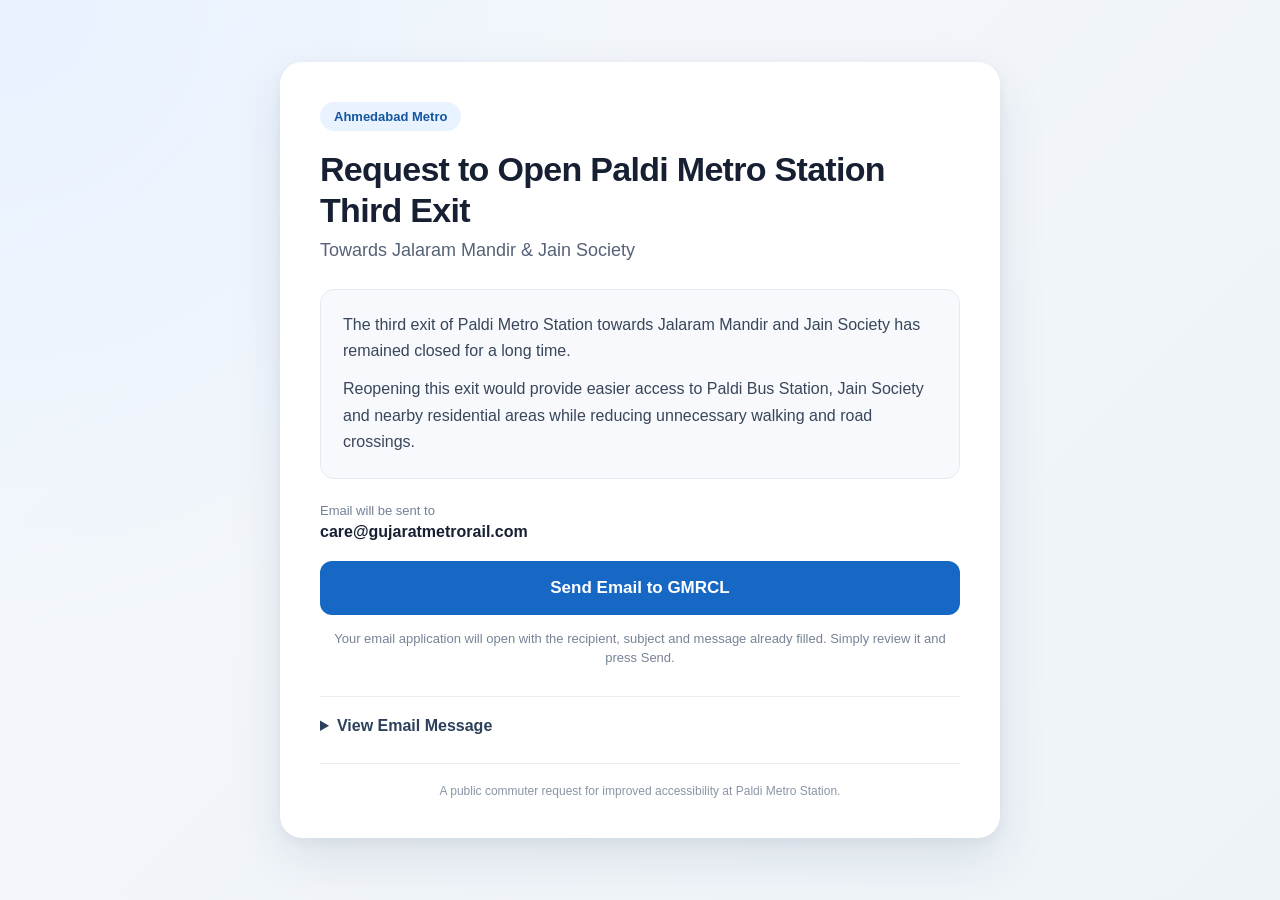
<file: index.html>
<!DOCTYPE html>
<html lang="en">
<head>
  <meta charset="UTF-8" />
  <meta name="viewport" content="width=device-width, initial-scale=1.0" />

  <title>Request to Open Paldi Metro Station Third Exit</title>

  <meta
    name="description"
    content="Send a request to GMRCL to make the third exit of Paldi Metro Station towards Jalaram Mandir and Jain Society operational."
  />

  <meta property="og:title" content="Request to Open Paldi Metro Station Third Exit" />
  <meta
    property="og:description"
    content="Support the request to reopen the Paldi Metro Station exit towards Jalaram Mandir and Jain Society."
  />
  <meta property="og:type" content="website" />

  <link rel="stylesheet" href="styles.css" />
</head>

<body>
  <main class="container">
    <section class="card">
      <div class="badge">Ahmedabad Metro</div>

      <h1>
        Request to Open Paldi Metro Station Third Exit
      </h1>

      <p class="subtitle">
        Towards Jalaram Mandir & Jain Society
      </p>

      <div class="info-box">
        <p>
          The third exit of Paldi Metro Station towards Jalaram Mandir and
          Jain Society has remained closed for a long time.
        </p>

        <p>
          Reopening this exit would provide easier access to Paldi Bus Station,
          Jain Society and nearby residential areas while reducing unnecessary
          walking and road crossings.
        </p>
      </div>

      <div class="email-info">
        <span>Email will be sent to</span>
        <strong>care@gujaratmetrorail.com</strong>
      </div>

      <button id="sendEmailBtn" class="primary-btn">
        Send Email to GMRCL
      </button>

      <p class="helper-text">
        Your email application will open with the recipient, subject and
        message already filled. Simply review it and press Send.
      </p>

      <details class="preview">
        <summary>View Email Message</summary>

        <div class="message-preview">
          <pre id="messagePreview"></pre>
        </div>
      </details>

      <div class="footer">
        A public commuter request for improved accessibility at Paldi Metro Station.
      </div>
    </section>
  </main>

  <script src="script.js"></script>
</body>
</html>
</file>
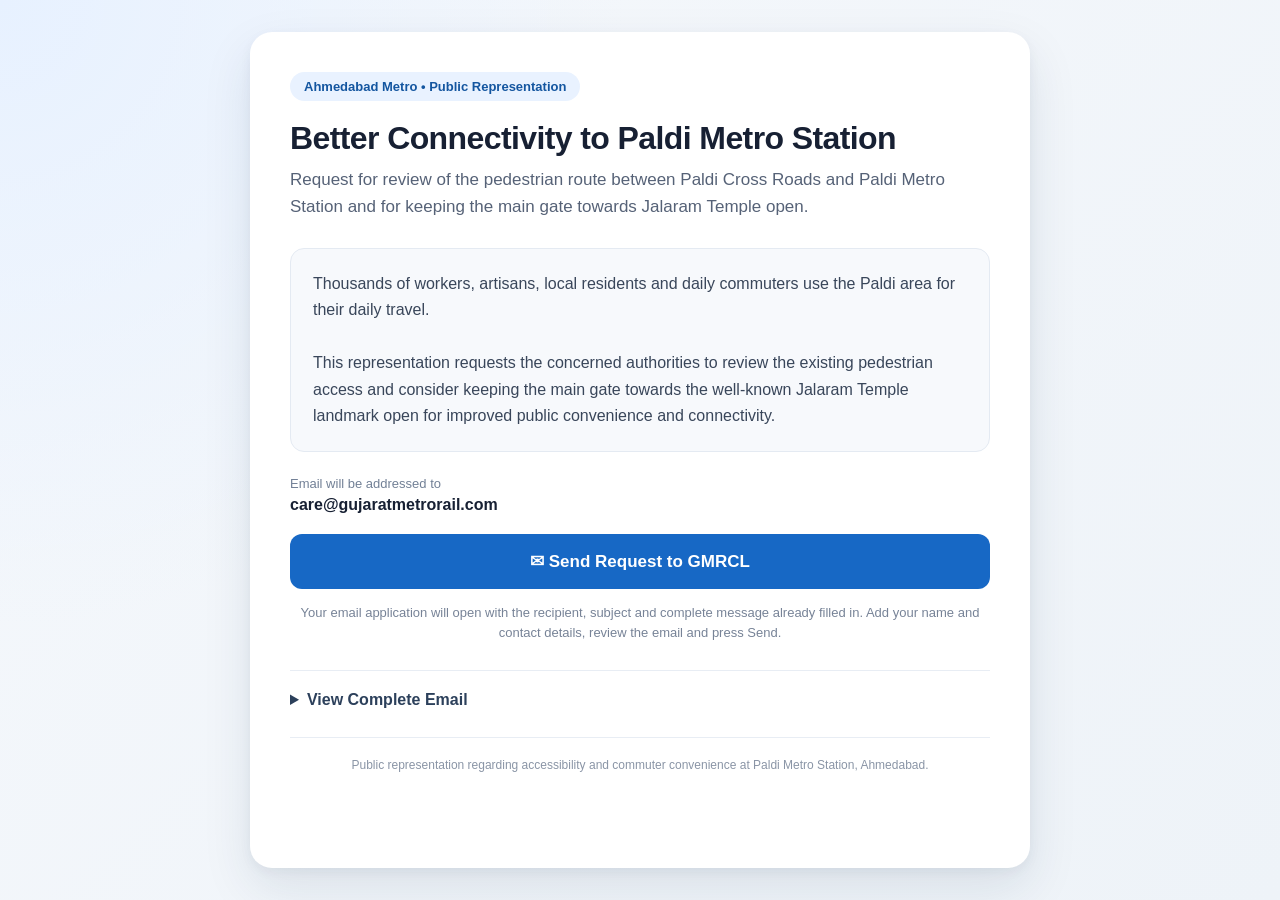
<file: mail2.html>
<!DOCTYPE html>
<html lang="en">
<head>
  <meta charset="UTF-8" />
  <meta name="viewport" content="width=device-width, initial-scale=1.0" />

  <title>Paldi Metro – Public Convenience Request</title>

  <meta
    name="description"
    content="Request to review the pedestrian route between Paldi Cross Roads and Paldi Metro Station and keep the main gate towards Jalaram Temple open."
  />

  <meta property="og:title" content="Paldi Metro – Public Convenience Request" />
  <meta
    property="og:description"
    content="Support the request for better pedestrian connectivity between Paldi Cross Roads and Paldi Metro Station."
  />
  <meta property="og:type" content="website" />

  <style>
    * {
      box-sizing: border-box;
      margin: 0;
      padding: 0;
    }

    body {
      font-family: Inter, -apple-system, BlinkMacSystemFont, "Segoe UI",
        Roboto, Arial, sans-serif;
      background:
        radial-gradient(circle at top left, #e7f1ff, transparent 40%),
        linear-gradient(135deg, #f5f8fc, #eef3f8);
      min-height: 100vh;
      color: #172033;
    }

    .container {
      min-height: 100vh;
      display: flex;
      justify-content: center;
      padding: 32px 16px;
    }

    .card {
      width: 100%;
      max-width: 780px;
      background: #fff;
      border-radius: 22px;
      padding: 40px;
      box-shadow:
        0 20px 50px rgba(20, 45, 80, 0.1),
        0 4px 12px rgba(20, 45, 80, 0.05);
    }

    .badge {
      display: inline-flex;
      padding: 7px 14px;
      border-radius: 100px;
      background: #e9f2ff;
      color: #1456a0;
      font-size: 13px;
      font-weight: 700;
      margin-bottom: 18px;
    }

    h1 {
      font-size: 32px;
      line-height: 1.2;
      margin-bottom: 10px;
      letter-spacing: -0.6px;
    }

    .subtitle {
      font-size: 17px;
      color: #566277;
      line-height: 1.55;
      margin-bottom: 28px;
    }

    .info-box {
      background: #f7f9fc;
      border: 1px solid #e4eaf2;
      border-radius: 14px;
      padding: 22px;
      margin-bottom: 24px;
      line-height: 1.65;
      color: #39465a;
    }

    .email-info {
      display: flex;
      flex-direction: column;
      gap: 5px;
      margin-bottom: 20px;
    }

    .email-info span {
      font-size: 13px;
      color: #728096;
    }

    .email-info strong {
      font-size: 16px;
    }

    .primary-btn {
      width: 100%;
      border: none;
      border-radius: 12px;
      padding: 17px 20px;
      font-size: 17px;
      font-weight: 700;
      cursor: pointer;
      background: #1768c5;
      color: #fff;
      transition: 0.15s ease;
    }

    .primary-btn:hover {
      background: #1158aa;
      transform: translateY(-1px);
      box-shadow: 0 8px 20px rgba(23, 104, 197, 0.25);
    }

    .helper-text {
      margin-top: 14px;
      font-size: 13px;
      line-height: 1.5;
      color: #778397;
      text-align: center;
    }

    details {
      margin-top: 28px;
      border-top: 1px solid #e8edf4;
      padding-top: 20px;
    }

    summary {
      cursor: pointer;
      font-weight: 600;
      color: #2c405b;
    }

    .message-preview {
      margin-top: 16px;
      background: #f7f9fc;
      border-radius: 12px;
      padding: 18px;
      max-height: 500px;
      overflow: auto;
    }

    pre {
      white-space: pre-wrap;
      word-wrap: break-word;
      font-family: inherit;
      font-size: 14px;
      line-height: 1.6;
      color: #3f4a5d;
    }

    .footer {
      margin-top: 28px;
      padding-top: 20px;
      border-top: 1px solid #e8edf4;
      text-align: center;
      color: #8a95a6;
      font-size: 12px;
    }

    @media (max-width: 600px) {
      .container {
        padding: 18px 12px;
      }

      .card {
        padding: 26px 20px;
        border-radius: 18px;
      }

      h1 {
        font-size: 26px;
      }
    }
  </style>
</head>

<body>
  <main class="container">
    <section class="card">

      <div class="badge">Ahmedabad Metro • Public Representation</div>

      <h1>Better Connectivity to Paldi Metro Station</h1>

      <p class="subtitle">
        Request for review of the pedestrian route between Paldi Cross Roads
        and Paldi Metro Station and for keeping the main gate towards
        Jalaram Temple open.
      </p>

      <div class="info-box">
        Thousands of workers, artisans, local residents and daily commuters
        use the Paldi area for their daily travel.

        <br /><br />

        This representation requests the concerned authorities to review the
        existing pedestrian access and consider keeping the main gate towards
        the well-known Jalaram Temple landmark open for improved public
        convenience and connectivity.
      </div>

      <div class="email-info">
        <span>Email will be addressed to</span>
        <strong>care@gujaratmetrorail.com</strong>
      </div>

      <button id="sendEmailBtn" class="primary-btn">
        ✉ Send Request to GMRCL
      </button>

      <p class="helper-text">
        Your email application will open with the recipient, subject and
        complete message already filled in. Add your name and contact details,
        review the email and press Send.
      </p>

      <details>
        <summary>View Complete Email</summary>

        <div class="message-preview">
          <pre id="messagePreview"></pre>
        </div>
      </details>

      <div class="footer">
        Public representation regarding accessibility and commuter convenience
        at Paldi Metro Station, Ahmedabad.
      </div>

    </section>
  </main>

  <script>
    const recipient = "care@gujaratmetrorail.com";

    const subject =
      "Request for Review of the Pedestrian Route between Paldi Cross Roads and Paldi Metro Station and for Keeping the Main Gate towards Jalaram Temple Open";

    const body = `Respected Sir/Madam,

I am writing this message on behalf of the local residents of the Paldi area, as well as thousands of workers, artisans and daily commuters, to bring an extremely important public-convenience issue to your attention.

At present, a large number of workers, artisans and commuters arrive at Paldi Cross Roads by ST and private buses from different parts of Ahmedabad.

This section of commuters has to take a long and confusing route to reach Paldi Metro Station from Paldi Cross Roads. They have to travel via the Kochrab Ashram road, pass through the lane near Boni Travels, cross several residential buildings and internal roads, and then reach the Metro Station located at the far end of the society. They face the same inconvenience while returning.

In addition, when passengers get down near the Jain Society gate, rickshaw drivers face considerable difficulty in locating the exact destination. Since there are numerous internal lanes within the society, passengers often lose their way, resulting in unnecessary delays and loss of valuable time in reaching Paldi Cross Roads.

Our Humble Suggestions and Representation:

1. Jalaram Temple – A Well-Known Landmark:

Jalaram Temple is a prominent and well-known landmark in this area. Any rickshaw driver or person unfamiliar with the area can easily identify the location when told "Jalaram Temple", enabling passengers to reach and get down at the proper location.

2. Request to Keep the Main Gate Open:

Considering the large number of commuters and the importance of this well-known landmark, we respectfully request that the main gate towards Jalaram Temple be kept open.

At present, commuters are required to depend on an internal society gate and complicated internal routes, which creates unnecessary difficulty for the general public and rickshaw drivers.

The decision to prioritize an internal society gate instead of a well-known public landmark has raised questions among local residents and commuters about whether there are any specific administrative or other considerations behind the present arrangement. We respectfully request that the authorities examine this matter objectively and consider the actual ground reality and public convenience.

HUMBLE REQUEST:

For the convenience of thousands of workers, artisans and daily commuters, we respectfully request that the confusing internal routes be avoided and that the main gate towards Jalaram Temple be kept open on a permanent basis, subject to applicable safety and administrative requirements.

This will provide people with direct connectivity, make it easier for rickshaw drivers and commuters to locate the destination, save valuable time and help reduce unnecessary traffic movement caused by searching for the correct route.

We sincerely hope that you will arrange an early inspection of the site and take an appropriate decision in the public interest.

Thank you.

Yours faithfully,

Name: ________
Mobile Number: ________
Area: Paldi, Ahmedabad`;

    const button = document.getElementById("sendEmailBtn");
    const preview = document.getElementById("messagePreview");

    preview.textContent =
      `To: ${recipient}\n\nSubject: ${subject}\n\n${body}`;

    button.addEventListener("click", () => {
      const mailtoUrl =
        `mailto:${recipient}` +
        `?subject=${encodeURIComponent(subject)}` +
        `&body=${encodeURIComponent(body)}`;

      window.location.href = mailtoUrl;
    });
  </script>
</body>
</html>
</file>
<file: styles.css>
* {
  box-sizing: border-box;
  margin: 0;
  padding: 0;
}

body {
  font-family:
    Inter,
    -apple-system,
    BlinkMacSystemFont,
    "Segoe UI",
    Roboto,
    Arial,
    sans-serif;

  background:
    radial-gradient(circle at top left, #e7f1ff, transparent 40%),
    linear-gradient(135deg, #f5f8fc, #eef3f8);

  min-height: 100vh;
  color: #172033;
}

.container {
  min-height: 100vh;
  display: flex;
  align-items: center;
  justify-content: center;
  padding: 32px 16px;
}

.card {
  width: 100%;
  max-width: 720px;
  background: #ffffff;
  border-radius: 22px;
  padding: 40px;
  box-shadow:
    0 20px 50px rgba(20, 45, 80, 0.1),
    0 4px 12px rgba(20, 45, 80, 0.05);
}

.badge {
  display: inline-flex;
  padding: 7px 14px;
  border-radius: 100px;
  background: #e9f2ff;
  color: #1456a0;
  font-size: 13px;
  font-weight: 700;
  margin-bottom: 18px;
}

h1 {
  font-size: 34px;
  line-height: 1.18;
  margin-bottom: 10px;
  letter-spacing: -0.7px;
}

.subtitle {
  font-size: 18px;
  color: #566277;
  margin-bottom: 28px;
}

.info-box {
  background: #f7f9fc;
  border: 1px solid #e4eaf2;
  border-radius: 14px;
  padding: 22px;
  margin-bottom: 24px;
  line-height: 1.65;
  color: #39465a;
}

.info-box p + p {
  margin-top: 12px;
}

.email-info {
  display: flex;
  flex-direction: column;
  gap: 5px;
  margin-bottom: 20px;
}

.email-info span {
  font-size: 13px;
  color: #728096;
}

.email-info strong {
  font-size: 16px;
}

.primary-btn {
  width: 100%;
  border: none;
  border-radius: 12px;
  padding: 17px 20px;
  font-size: 17px;
  font-weight: 700;
  cursor: pointer;
  background: #1768c5;
  color: white;
  transition:
    transform 0.15s ease,
    box-shadow 0.15s ease,
    background 0.15s ease;
}

.primary-btn:hover {
  background: #1158aa;
  transform: translateY(-1px);
  box-shadow: 0 8px 20px rgba(23, 104, 197, 0.25);
}

.primary-btn:active {
  transform: translateY(0);
}

.helper-text {
  margin-top: 14px;
  font-size: 13px;
  line-height: 1.5;
  color: #778397;
  text-align: center;
}

.preview {
  margin-top: 28px;
  border-top: 1px solid #e8edf4;
  padding-top: 20px;
}

.preview summary {
  cursor: pointer;
  font-weight: 600;
  color: #2c405b;
}

.message-preview {
  margin-top: 16px;
  background: #f7f9fc;
  border-radius: 12px;
  padding: 18px;
  max-height: 400px;
  overflow: auto;
}

.message-preview pre {
  white-space: pre-wrap;
  word-wrap: break-word;
  font-family: inherit;
  font-size: 14px;
  line-height: 1.55;
  color: #3f4a5d;
}

.footer {
  margin-top: 28px;
  padding-top: 20px;
  border-top: 1px solid #e8edf4;
  text-align: center;
  color: #8a95a6;
  font-size: 12px;
}

@media (max-width: 600px) {
  .container {
    padding: 18px 12px;
  }

  .card {
    padding: 26px 20px;
    border-radius: 18px;
  }

  h1 {
    font-size: 27px;
  }

  .subtitle {
    font-size: 16px;
  }
}
</file>
